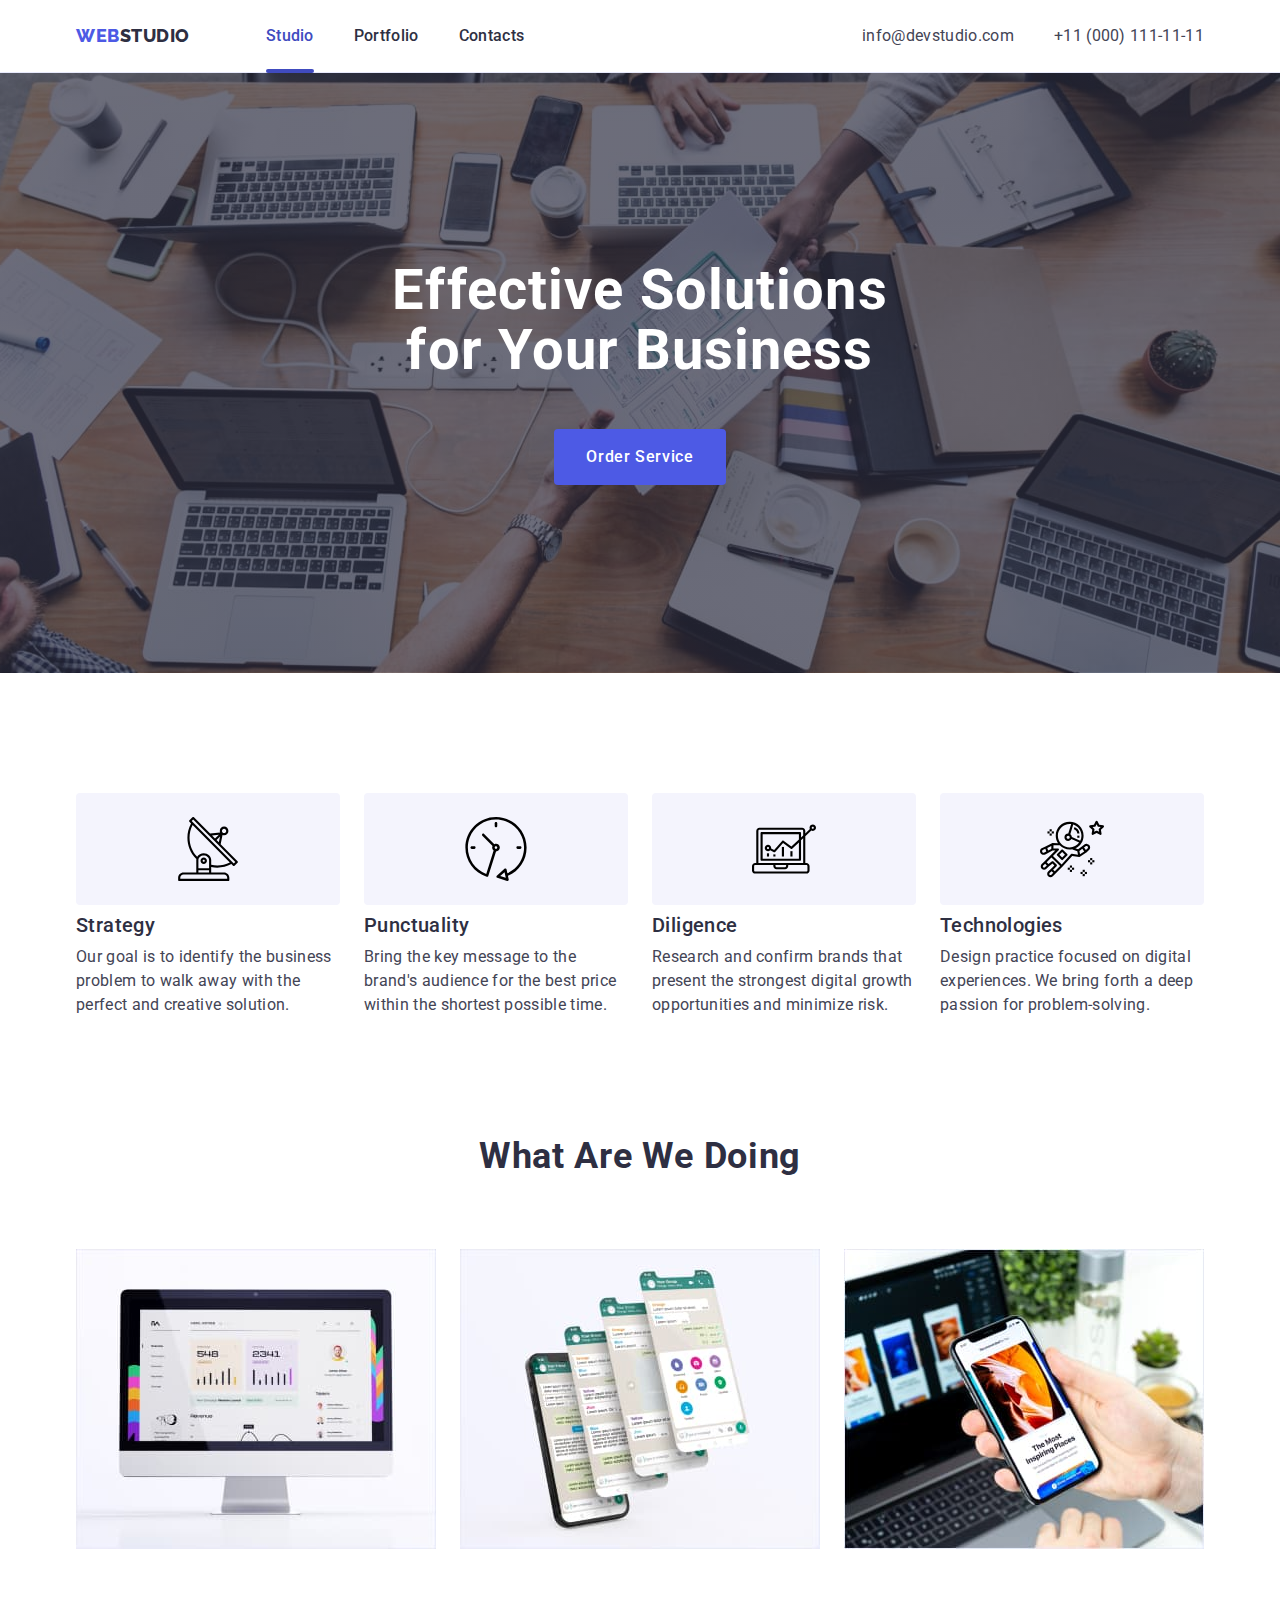
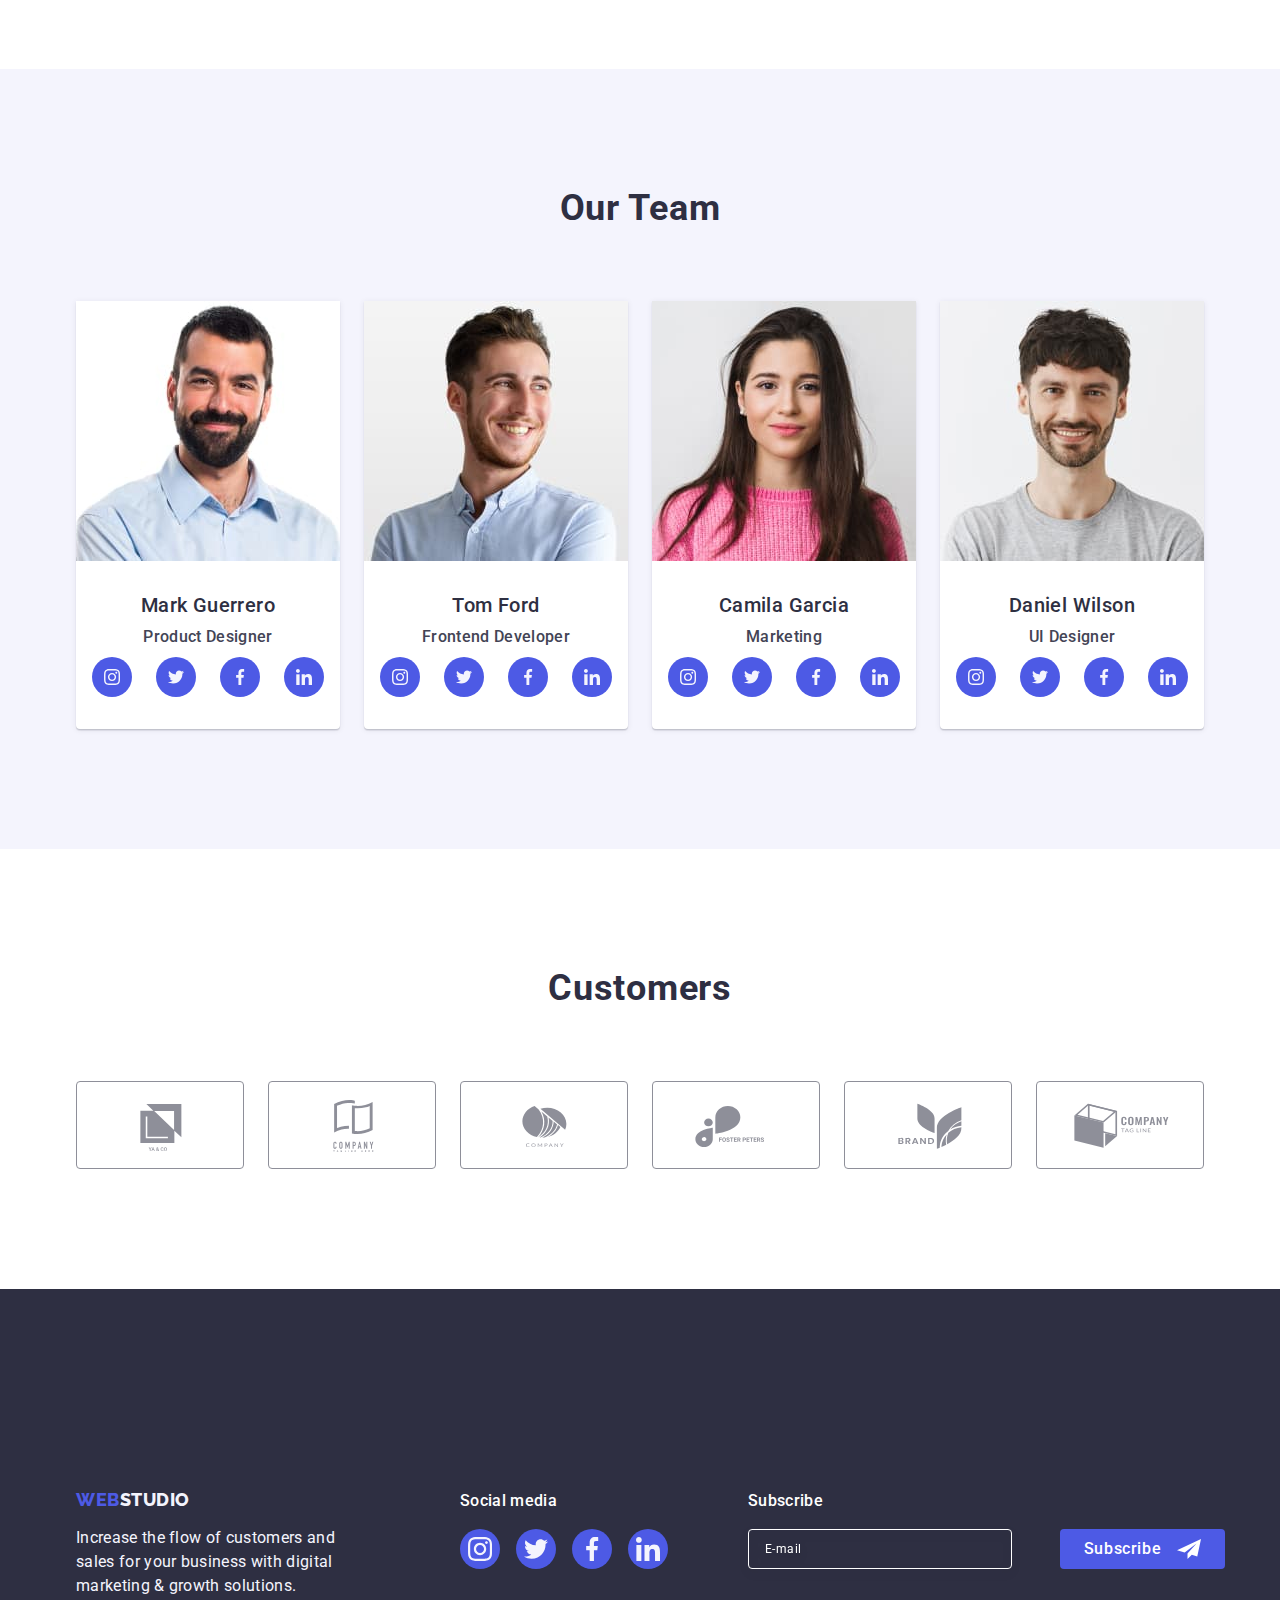
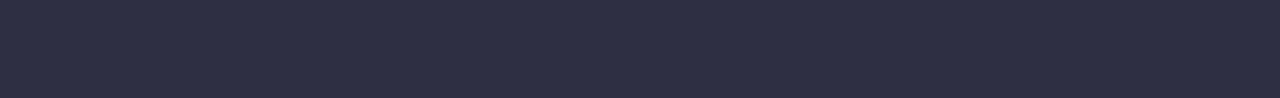
<file: index.html>
<!DOCTYPE html>
<html lang="en">
  <head>
    <meta charset="UTF-8" />
    <meta name="viewport" content="width=device-width, initial-scale=1.0" />
    <title>Web Studio</title>

    <link rel="preconnect" href="https://fonts.googleapis.com" />
    <link rel="preconnect" href="https://fonts.gstatic.com" crossorigin />
    <link
      href="https://fonts.googleapis.com/css2?family=Raleway:wght@800&family=Roboto:wght@400;500;700;900&display=swap"
      rel="stylesheet"
    />
    <link
      rel="stylesheet"
      href="https://cdn.jsdelivr.net/npm/modern-normalize@2.0.0/modern-normalize.min.css"
    />
    <link rel="stylesheet" href="./css/styles.css" />
  </head>

  <body>
    <header class="header">
      <div class="header-container container">
        <nav class="header-nav">
          <a class="header-logo link" href="./index.html"
            >Web<span class="logo">Studio</span></a
          >
          <ul class="header-list list">
            <li class="header-item">
              <a class="header-link link active" href="./index.html">Studio</a>
            </li>
            <li class="header-item">
              <a class="header-link link" href="./portfolio.html">Portfolio</a>
            </li>
            <li class="header-item">
              <a class="header-link link" href="">Contacts</a>
            </li>
          </ul>
        </nav>
        <address class="header-address">
          <ul class="header-contacts list">
            <li class="contacts-item">
              <a class="contacts-link link" href="mailto:info@devstudio.com"
                >info@devstudio.com</a
              >
            </li>
            <li class="contacts-item">
              <a class="contacts-link link" href="tel:+110001111111"
                >+11 (000) 111-11-11</a
              >
            </li>
          </ul>
        </address>
      </div>
    </header>
    <main class="main">
      <section class="solutions">
        <div class="container">
          <h1 class="solutions-text">Effective Solutions for Your Business</h1>
          <button type="button" class="solutions-button" data-modal-open>
            Order Service
          </button>
        </div>
      </section>

      <section class="design">
        <div class="container">
          <h2 class="visually-hidden">Responsive design</h2>
          <ul class="design-list list">
            <li class="design-item">
              <div class="design-sv">
                <svg class="design-svg" width="64" height="64">
                  <use href="./images/icons.svg#icon-antenna-1"></use>
                </svg>
              </div>
              <h3 class="design-tittle">Strategy</h3>
              <p class="design-info">
                Our goal is to identify the business problem to walk away with
                the perfect and creative solution.
              </p>
            </li>
            <li class="design-item">
              <div class="design-sv">
                <svg class="design-svg" width="64" height="64">
                  <use href="./images/icons.svg#icon-clock-1"></use>
                </svg>
              </div>
              <h3 class="design-tittle">Punctuality</h3>
              <p class="design-info">
                Bring the key message to the brand's audience for the best price
                within the shortest possible time.
              </p>
            </li>
            <li class="design-item">
              <div class="design-sv">
                <svg class="design-svg" width="64" height="64">
                  <use href="./images/icons.svg#icon-diagram-1"></use>
                </svg>
              </div>
              <h3 class="design-tittle">Diligence</h3>
              <p class="design-info">
                Research and confirm brands that present the strongest digital
                growth opportunities and minimize risk.
              </p>
            </li>
            <li class="design-item">
              <div class="design-sv">
                <svg class="design-svg" width="64" height="64">
                  <use href="./images/icons.svg#icon-astronaut-1"></use>
                </svg>
              </div>
              <h3 class="design-tittle">Technologies</h3>
              <p class="design-info">
                Design practice focused on digital experiences. We bring forth a
                deep passion for problem-solving.
              </p>
            </li>
          </ul>
        </div>
      </section>

      <section class="foto">
        <div class="container">
          <h2 class="foto-question">What are we doing</h2>
          <ul class="foto-list list">
            <li class="foto-item">
              <img src="./images/pc.jpg" alt="pc" width="360" />
            </li>
            <li class="foto-item">
              <img src="./images/phone.jpg" alt="phone" width="360" />
            </li>
            <li class="foto-item">
              <img src="./images/img3.jpg" alt="pc and phone" width="360" />
            </li>
          </ul>
        </div>
      </section>

      <section class="team">
        <div class="container">
          <h2 class="team-tittle">Our Team</h2>

          <ul class="team-list list">
            <li class="team-item">
              <img
                src="./images/member.jpg"
                alt="Team Member 1"
                width="264"
                class="team-member"
              />

              <div class="team-div">
                <h3 class="team-name">Mark Guerrero</h3>
                <p class="team-info">Product Designer</p>
                <ul class="socials list">
                  <li class="socials-item">
                    <a href="" class="socials-link"
                      ><svg class="socials-svg" width="16" height="16">
                        <use href="./images/icons.svg#icon-instagram-2"></use>
                      </svg>
                    </a>
                  </li>
                  <li class="socials-item">
                    <a href="" class="socials-link"
                      ><svg class="socials-svg" width="16" height="16">
                        <use href="./images/icons.svg#icon-twitter-1"></use>
                      </svg>
                    </a>
                  </li>
                  <li class="socials-item">
                    <a href="" class="socials-link"
                      ><svg class="socials-svg" width="16" height="16">
                        <use href="./images/icons.svg#icon-facebook-1"></use>
                      </svg>
                    </a>
                  </li>
                  <li class="socials-item">
                    <a href="" class="socials-link">
                      <svg class="socials-svg" width="16" height="16">
                        <use href="./images/icons.svg#icon-linkedin-1"></use>
                      </svg>
                    </a>
                  </li>
                </ul>
              </div>
            </li>
            <li class="team-item">
              <img
                src="./images/teammmeber2.jpg"
                alt="Team Member 2"
                width="264"
                class="team-member"
              />
              <div class="team-div">
                <h3 class="team-name">Tom Ford</h3>
                <p class="team-info">Frontend Developer</p>
                <ul class="socials list">
                  <li class="socials-item">
                    <a href="" class="socials-link"
                      ><svg class="socials-svg" width="16" height="16">
                        <use href="./images/icons.svg#icon-instagram-2"></use>
                      </svg>
                    </a>
                  </li>
                  <li class="socials-item">
                    <a href="" class="socials-link"
                      ><svg class="socials-svg" width="16" height="16">
                        <use href="./images/icons.svg#icon-twitter-1"></use>
                      </svg>
                    </a>
                  </li>
                  <li class="socials-item">
                    <a href="" class="socials-link"
                      ><svg class="socials-svg" width="16" height="16">
                        <use href="./images/icons.svg#icon-facebook-1"></use>
                      </svg>
                    </a>
                  </li>
                  <li class="socials-item">
                    <a href="" class="socials-link">
                      <svg class="socials-svg" width="16" height="16">
                        <use href="./images/icons.svg#icon-linkedin-1"></use>
                      </svg>
                    </a>
                  </li>
                </ul>
              </div>
            </li>
            <li class="team-item">
              <img
                src="./images/teammember3.jpg"
                alt="Team Member 3"
                width="264"
                class="team-member"
              />
              <div class="team-div">
                <h3 class="team-name">Camila Garcia</h3>
                <p class="team-info">Marketing</p>
                <ul class="socials list">
                  <li class="socials-item">
                    <a href="" class="socials-link"
                      ><svg class="socials-svg" width="16" height="16">
                        <use href="./images/icons.svg#icon-instagram-2"></use>
                      </svg>
                    </a>
                  </li>
                  <li class="socials-item">
                    <a href="" class="socials-link"
                      ><svg class="socials-svg" width="16" height="16">
                        <use href="./images/icons.svg#icon-twitter-1"></use>
                      </svg>
                    </a>
                  </li>
                  <li class="socials-item">
                    <a href="" class="socials-link"
                      ><svg class="socials-svg" width="16" height="16">
                        <use href="./images/icons.svg#icon-facebook-1"></use>
                      </svg>
                    </a>
                  </li>
                  <li class="socials-item">
                    <a href="" class="socials-link">
                      <svg class="socials-svg" width="16" height="16">
                        <use href="./images/icons.svg#icon-linkedin-1"></use>
                      </svg>
                    </a>
                  </li>
                </ul>
              </div>
            </li>
            <li class="team-item">
              <img
                src="./images/member4.jpg"
                alt="Team Member 4"
                width="264"
                class="team-member"
              />
              <div class="team-div">
                <h3 class="team-name">Daniel Wilson</h3>
                <p class="team-info">UI Designer</p>
                <ul class="socials list">
                  <li class="socials-item">
                    <a href="" class="socials-link"
                      ><svg class="socials-svg" width="16" height="16">
                        <use href="./images/icons.svg#icon-instagram-2"></use>
                      </svg>
                    </a>
                  </li>
                  <li class="socials-item">
                    <a href="" class="socials-link"
                      ><svg class="socials-svg" width="16" height="16">
                        <use href="./images/icons.svg#icon-twitter-1"></use>
                      </svg>
                    </a>
                  </li>
                  <li class="socials-item">
                    <a href="" class="socials-link"
                      ><svg class="socials-svg" width="16" height="16">
                        <use href="./images/icons.svg#icon-facebook-1"></use>
                      </svg>
                    </a>
                  </li>
                  <li class="socials-item">
                    <a href="" class="socials-link">
                      <svg class="socials-svg" width="16" height="16">
                        <use href="./images/icons.svg#icon-linkedin-1"></use>
                      </svg>
                    </a>
                  </li>
                </ul>
              </div>
            </li>
          </ul>
        </div>
      </section>
      <section class="customers">
        <div class="customers-div container">
          <h2 class="customers-name">Customers</h2>
          <ul class="customers-l list">
            <li class="customers-iteam">
              <a href="" class="customers-link link">
                <svg class="customers-svg" width="104" height="56">
                  <use href="./images/icons.svg#icon-Logo"></use>
                </svg>
              </a>
            </li>
            <li class="customers-iteam">
              <a href="" class="customers-link link">
                <svg class="customers-svg" width="104" height="56">
                  <use href="./images/icons.svg#icon-Logo-2foter"></use>
                </svg>
              </a>
            </li>
            <li class="customers-iteam">
              <a href="" class="customers-link link">
                <svg class="customers-svg" width="104" height="56">
                  <use href="./images/icons.svg#icon-Logo3"></use>
                </svg>
              </a>
            </li>
            <li class="customers-iteam">
              <a href="" class="customers-link link">
                <svg class="customers-svg" width="104" height="56">
                  <use href="./images/hate.svg#icon-hate"></use>
                </svg>
              </a>
            </li>

            <li class="customers-iteam">
              <a href="" class="customers-link link">
                <svg class="customers-svg" width="104" height="56">
                  <use href="./images/icons.svg#icon-brand"></use>
                </svg>
              </a>
            </li>
            <li class="customers-iteam">
              <a href="" class="customers-link link">
                <svg class="customers-svg" width="104" height="56">
                  <use href="./images/icons.svg#icon-compa"></use>
                </svg>
              </a>
            </li>
          </ul>
        </div>
      </section>
    </main>

    <footer class="footer">
      <div class="footer-container container">
        <div class="footer-logo-div">
          <a class="footer-logo link" href="./index.html"
            >Web<span class="log-foter link">Studio</span></a
          >
          <p class="footer-info">
            Increase the flow of customers and sales for your business with
            digital marketing &amp; growth solutions.
          </p>
        </div>
        <div class="social-footer-div">
          <p class="social-footer-p">Social media</p>
          <ul class="socials-footer-list list">
            <li class="socials-footer-item">
              <a href="" class="socials-footer-link"
                ><svg class="socials-svg-footer" width="24" height="24">
                  <use href="./images/icons.svg#icon-instagram-2"></use>
                </svg>
              </a>
            </li>
            <li class="socials-footer-item">
              <a href="" class="socials-footer-link"
                ><svg class="socials-svg-footer" width="24" height="24">
                  <use href="./images/icons.svg#icon-twitter-1"></use>
                </svg>
              </a>
            </li>
            <li class="socials-footer-item">
              <a href="" class="socials-footer-link"
                ><svg class="socials-svg-footer" width="24" height="24">
                  <use href="./images/icons.svg#icon-facebook-1"></use>
                </svg>
              </a>
            </li>
            <li class="socials-footer-item">
              <a href="" class="socials-footer-link">
                <svg class="socials-svg-footer" width="24" height="24">
                  <use href="./images/icons.svg#icon-linkedin-1"></use>
                </svg>
              </a>
            </li>
          </ul>
        </div>
        <div class="subscribe">
          <p class="subscribe-text">Subscribe</p>
          <form class="subscribe-form">
            <label for="email-name" class="label-s">
              <input
                class="subscribe-in"
                name="email-name"
                id="email-name"
                type="email"
                placeholder="E-mail"
                required
              />
            </label>
            <button type="submit" class="subscribe-button">
              Subscribe
              <svg width="24" height="24" class="subscribe-svg">
                <use href="./images/persons.svg#icon-Frame-3"></use>
              </svg>
            </button>
          </form>
        </div>
      </div>
    </footer>
    <div class="backdrop is-hidden" data-modal>
      <div id="modal" class="modal">
        <button class="modal-content" type="button" data-modal-close>
          <svg width="8" height="8" class="backdrop-svg">
            <use href="./images/closer.svg#icon-close-black-18dp-2-1"></use>
          </svg>
        </button>

        <p class="modal-text">Leave your contacts and we will call you back:</p>

        <form class="modal-info">
          <div class="moadl-info-div">
            <label for="user-name" class="modal-label">Name</label>
            <div class="div-input">
              <input
                type="text"
                id="user-name"
                name="user-name"
                class="modal-input"
                required
              />
              <svg width="18" height="24" class="person-svg">
                <use href="./images/persons.svg#icon-persna"></use>
              </svg>
            </div>
          </div>

          <div class="moadl-info-div">
            <label for="user-name" class="modal-label">Phone</label>
            <div class="div-input">
              <input
                type="text"
                id="phone"
                name="user-name"
                class="modal-input"
                required
              />
              <svg width="18" height="24" class="person-svg">
                <use href="./images/persons.svg#icon-tell"></use>
              </svg>
            </div>
          </div>

          <div class="moadl-info-div">
            <label for="user-name" class="modal-label">Email</label>
            <div class="div-input">
              <input
                type="text"
                id="email"
                name="user-name"
                class="modal-input"
                required
              />
              <svg width="18" height="24" class="person-svg">
                <use href="./images/persons.svg#icon-mail"></use>
              </svg>
            </div>
          </div>

          <div class="coment-div">
            <label for="user-comment" class="modal-label">Comment</label>
            <textarea
              name="user-comment"
              id="user-comment"
              class="modal-textarea"
              placeholder="Text input"
            >
            </textarea>
          </div>
          <div class="privacy-div">
            <input
              type="checkbox"
              name="user-privacy"
              id="user-privacy"
              class="privacy-input visually-hidden"
              value="true"
            />
            <label for="user-privacy" class="privacy-label">
              <span class="privacy-span">
                <svg width="10" height="8" class="privacy-svg">
                  <use href="./images/check.svg#icon-checkmark"></use>
                </svg>
              </span>
              I accept the terms and conditions of the
              <a href="" class="privacy-link">Privacy Policy</a>
            </label>
          </div>

          <button type="submit" class="model-send">Send</button>
        </form>
      </div>
    </div>
    <script src="./js/modal.js"></script>
  </body>
</html>
</file>
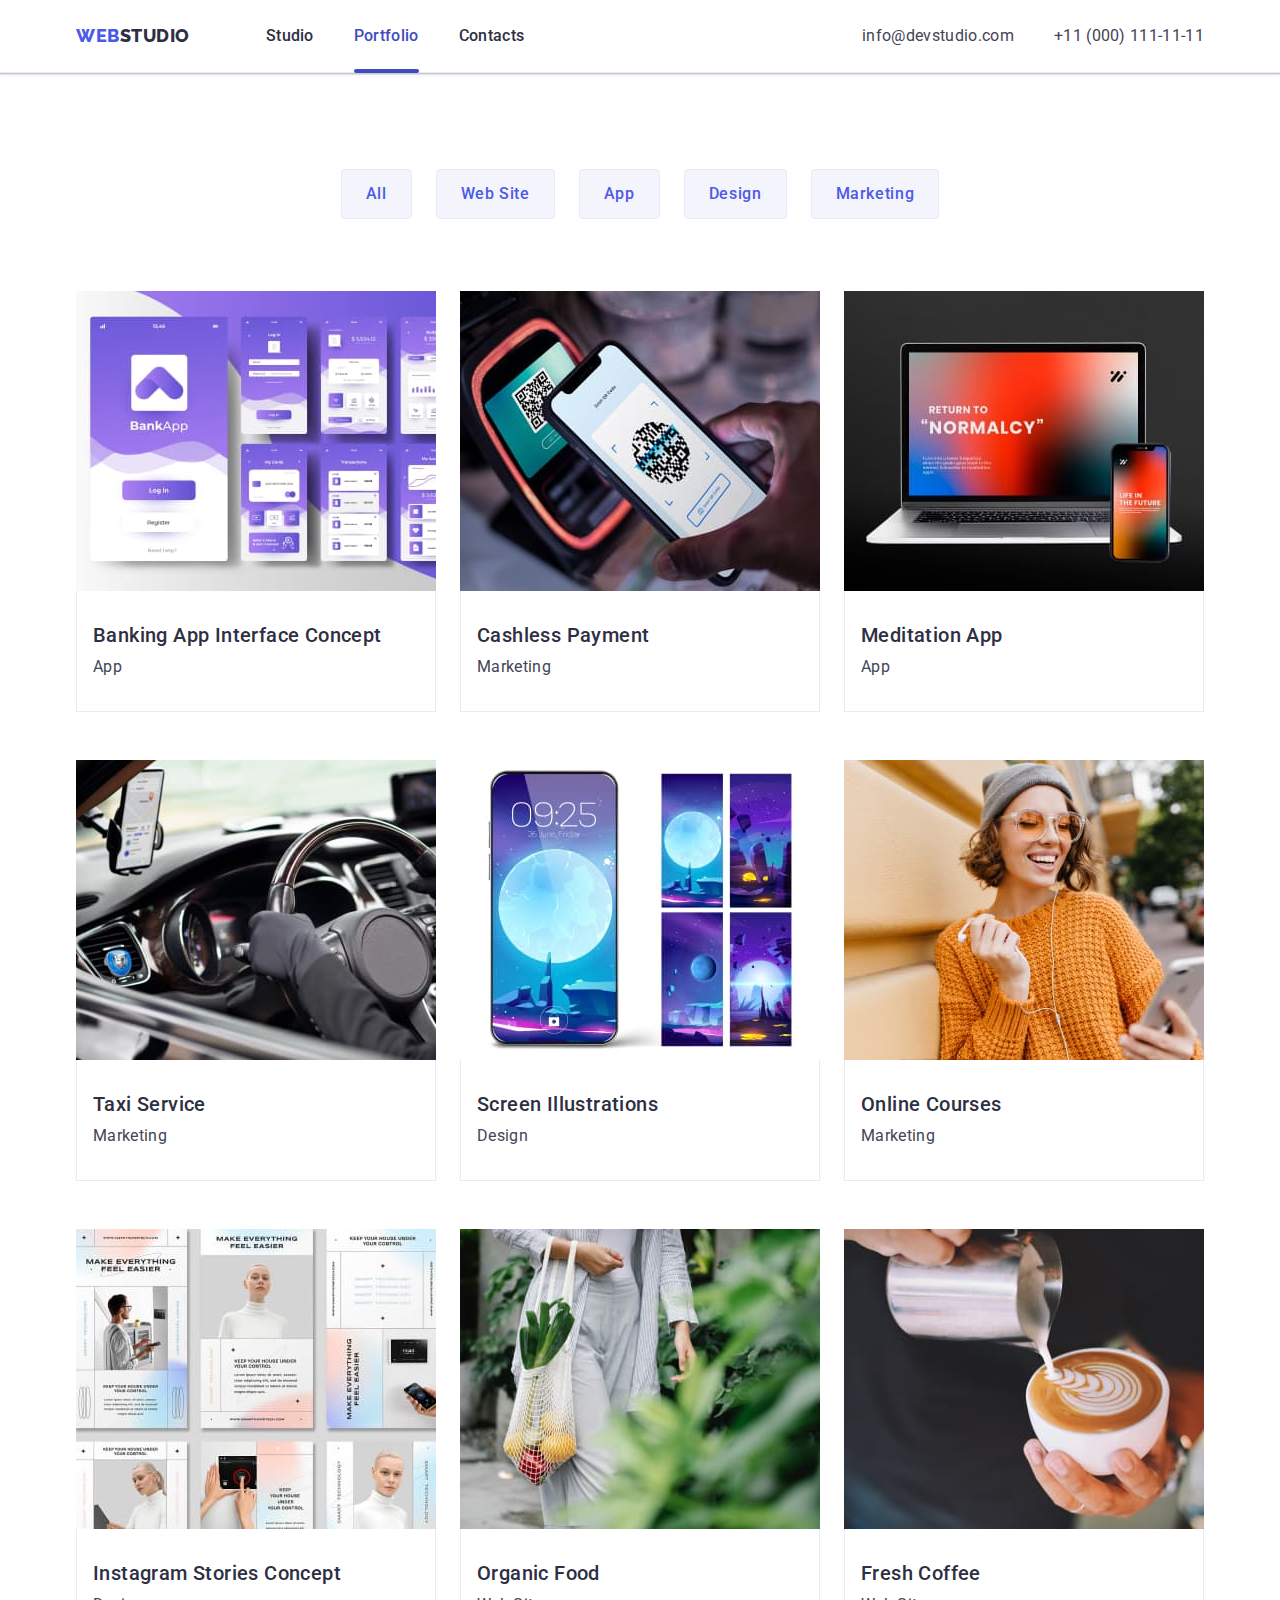
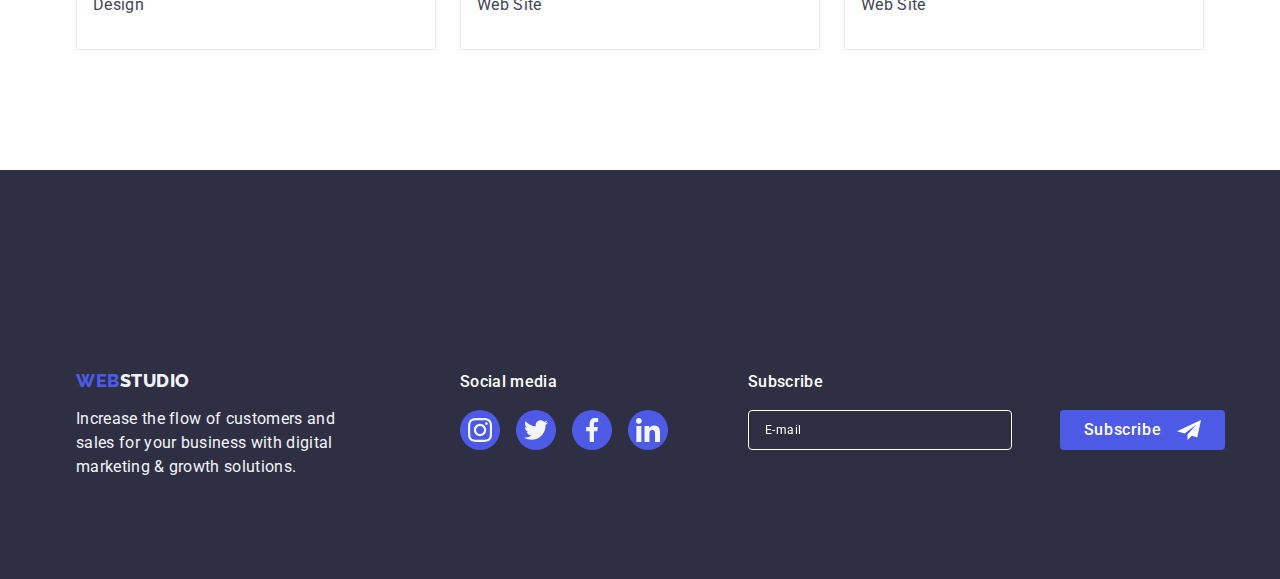
<file: portfolio.html>
<!DOCTYPE html>
<html lang="en">
  <head>
    <meta charset="UTF-8" />
    <meta name="viewport" content="width=device-width, initial-scale=1.0" />
    <title>Portfolio</title>

    <link rel="preconnect" href="https://fonts.googleapis.com" />
    <link rel="preconnect" href="https://fonts.gstatic.com" crossorigin />
    <link
      href="https://fonts.googleapis.com/css2?family=Raleway:wght@800&family=Roboto:wght@400;500;700;900&display=swap"
      rel="stylesheet"
    />
    <link
      rel="stylesheet"
      href="https://cdn.jsdelivr.net/npm/modern-normalize@2.0.0/modern-normalize.min.css"
    />
    <link rel="stylesheet" href="./css/styles.css" />
  </head>
  <body>
    <header class="header">
      <div class="container header-container">
        <nav class="header-nav">
          <a class="header-logo link" href="./index.html"
            >Web<span class="logo">Studio</span></a
          >
          <ul class="header-list list">
            <li class="header-item">
              <a class="header-link link" href="./index.html">Studio</a>
            </li>
            <li class="header-item">
              <a class="header-link link active" href="./portfolio.html"
                >Portfolio</a
              >
            </li>
            <li class="header-item">
              <a class="header-link link" href="">Contacts</a>
            </li>
          </ul>
        </nav>
        <address class="header-address">
          <ul class="header-contacts list">
            <li class="contacts-item">
              <a class="contacts-link link" href="mailto:info@devstudio.com"
                >info@devstudio.com</a
              >
            </li>
            <li class="contacts-item">
              <a class="contacts-link link" href="tel:+110001111111"
                >+11 (000) 111-11-11</a
              >
            </li>
          </ul>
        </address>
      </div>
    </header>
    <main>
      <section class="portfolio">
        <div class="container">
          <h1 class="visually-hidden">apps</h1>
          <ul class="buttons list">
            <li class="buttons-item">
              <button type="button" class="buttons-element">All</button>
            </li>
            <li class="buttons-item">
              <button type="button" class="buttons-element">Web Site</button>
            </li>
            <li class="buttons-item">
              <button type="button" class="buttons-element">App</button>
            </li>
            <li class="buttons-item">
              <button type="button" class="buttons-element">Design</button>
            </li>
            <li class="buttons-item">
              <button type="button" class="buttons-element">Marketing</button>
            </li>
          </ul>

          <ul class="posters list">
            <li class="posters-item">
              <a href="" class="posters-link link">
                <div class="posters-overlay">
                  <img
                    src="./images/img1.jpg"
                    alt="asd"
                    width="360"
                    class="posters-foto"
                  />

                  <p class="overlay">
                    14 Stylish and User-Friendly App Design Concepts · Task
                    Manager App · Calorie Tracker App · Exotic Fruit Ecommerce
                    App · Cloud Storage App
                  </p>
                </div>

                <div class="posters-div">
                  <h2 class="posters-name">Banking App Interface Concept</h2>
                  <p class="info">App</p>
                </div>
              </a>
            </li>

            <li class="posters-item">
              <a href="" class="posters-link link">
                <div class="posters-overlay">
                  <img
                    src="./images/img2.jpg"
                    alt="asd"
                    width="360"
                    class="posters-foto"
                  />
                  <p class="overlay">
                    14 Stylish and User-Friendly App Design Concepts · Task
                    Manager App · Calorie Tracker App · Exotic Fruit Ecommerce
                    App · Cloud Storage App
                  </p>
                </div>
                <div class="posters-div">
                  <h2 class="posters-name">Cashless Payment</h2>
                  <p class="info">Marketing</p>
                </div>
              </a>
            </li>
            <li class="posters-item">
              <a href="" class="posters-link link">
                <div class="posters-overlay">
                  <img
                    src="./images/img-3.jpg"
                    alt="asd"
                    width="360"
                    class="posters-foto"
                  />
                  <p class="overlay">
                    14 Stylish and User-Friendly App Design Concepts · Task
                    Manager App · Calorie Tracker App · Exotic Fruit Ecommerce
                    App · Cloud Storage App
                  </p>
                </div>
                <div class="posters-div">
                  <h2 class="posters-name">Meditation App</h2>
                  <p class="info">App</p>
                </div>
              </a>
            </li>
            <li class="posters-item">
              <a href="" class="posters-link link">
                <div class="posters-overlay">
                  <img
                    src="./images/img4.jpg"
                    alt="asd"
                    width="360"
                    class="posters-foto"
                  />
                  <p class="overlay">
                    14 Stylish and User-Friendly App Design Concepts · Task
                    Manager App · Calorie Tracker App · Exotic Fruit Ecommerce
                    App · Cloud Storage App
                  </p>
                </div>
                <div class="posters-div">
                  <h2 class="posters-name">Taxi Service</h2>
                  <p class="info">Marketing</p>
                </div>
              </a>
            </li>
            <li class="posters-item">
              <a href="" class="posters-link link">
                <div class="posters-overlay">
                  <img
                    src="./images/img5.jpg"
                    alt="asd"
                    width="360"
                    class="posters-foto"
                  />
                  <p class="overlay">
                    14 Stylish and User-Friendly App Design Concepts · Task
                    Manager App · Calorie Tracker App · Exotic Fruit Ecommerce
                    App · Cloud Storage App
                  </p>
                </div>
                <div class="posters-div">
                  <h2 class="posters-name">Screen Illustrations</h2>
                  <p class="info">Design</p>
                </div>
              </a>
            </li>
            <li class="posters-item">
              <a href="" class="posters-link link">
                <div class="posters-overlay">
                  <img
                    src="./images/img6.jpg"
                    alt="asd"
                    width="360"
                    class="posters-foto"
                  />
                  <p class="overlay">
                    14 Stylish and User-Friendly App Design Concepts · Task
                    Manager App · Calorie Tracker App · Exotic Fruit Ecommerce
                    App · Cloud Storage App
                  </p>
                </div>
                <div class="posters-div">
                  <h2 class="posters-name">Online Courses</h2>
                  <p class="info">Marketing</p>
                </div>
              </a>
            </li>
            <li class="posters-item">
              <a href="" class="posters-link link">
                <div class="posters-overlay">
                  <img
                    src="./images/img7.jpg"
                    alt="asd"
                    width="360"
                    class="posters-foto"
                  />
                  <p class="overlay">
                    14 Stylish and User-Friendly App Design Concepts · Task
                    Manager App · Calorie Tracker App · Exotic Fruit Ecommerce
                    App · Cloud Storage App
                  </p>
                </div>
                <div class="posters-div">
                  <h2 class="posters-name">Instagram Stories Concept</h2>
                  <p class="info">Design</p>
                </div>
              </a>
            </li>
            <li class="posters-item">
              <a href="" class="posters-link link">
                <div class="posters-overlay">
                  <img
                    src="./images/img8.jpg"
                    alt="asd"
                    width="360"
                    class="posters-foto"
                  />
                  <p class="overlay">
                    14 Stylish and User-Friendly App Design Concepts · Task
                    Manager App · Calorie Tracker App · Exotic Fruit Ecommerce
                    App · Cloud Storage App
                  </p>
                </div>
                <div class="posters-div">
                  <h2 class="posters-name">Organic Food</h2>
                  <p class="info">Web Site</p>
                </div>
              </a>
            </li>
            <li class="posters-item">
              <a href="" class="posters-link link">
                <div class="posters-overlay">
                  <img
                    src="./images/img9.jpg"
                    alt="asd"
                    width="360"
                    class="posters-foto"
                  />
                  <p class="overlay">
                    14 Stylish and User-Friendly App Design Concepts · Task
                    Manager App · Calorie Tracker App · Exotic Fruit Ecommerce
                    App · Cloud Storage App
                  </p>
                </div>
                <div class="posters-div">
                  <h2 class="posters-name">Fresh Coffee</h2>
                  <p class="info">Web Site</p>
                </div>
              </a>
            </li>
          </ul>
        </div>
      </section>
    </main>
    <footer class="footer">
      <div class="footer-container container">
        <div class="footer-logo-div">
          <a class="footer-logo link" href="./index.html"
            >Web<span class="log-foter link">Studio</span></a
          >
          <p class="footer-info">
            Increase the flow of customers and sales for your business with
            digital marketing &amp; growth solutions.
          </p>
        </div>
        <div class="social-footer-div">
          <p class="social-footer-p">Social media</p>
          <ul class="socials-footer-list list">
            <li class="socials-footer-item">
              <a href="" class="socials-footer-link"
                ><svg class="socials-svg-footer" width="24" height="24">
                  <use href="./images/icons.svg#icon-instagram-2"></use>
                </svg>
              </a>
            </li>
            <li class="socials-footer-item">
              <a href="" class="socials-footer-link"
                ><svg class="socials-svg-footer" width="24" height="24">
                  <use href="./images/icons.svg#icon-twitter-1"></use>
                </svg>
              </a>
            </li>
            <li class="socials-footer-item">
              <a href="" class="socials-footer-link"
                ><svg class="socials-svg-footer" width="24" height="24">
                  <use href="./images/icons.svg#icon-facebook-1"></use>
                </svg>
              </a>
            </li>
            <li class="socials-footer-item">
              <a href="" class="socials-footer-link">
                <svg class="socials-svg-footer" width="24" height="24">
                  <use href="./images/icons.svg#icon-linkedin-1"></use>
                </svg>
              </a>
            </li>
          </ul>
        </div>
        <div class="subscribe">
          <p class="subscribe-text">Subscribe</p>
          <form class="subscribe-form">
            <label class="label-s">
              <input
                class="subscribe-in"
                name="email-name"
                type="email"
                placeholder="E-mail"
              />
            </label>
            <button type="submit" class="subscribe-button">
              Subscribe
              <svg width="24" height="24" class="subscribe-svg">
                <use href="./images/persons.svg#icon-Frame-3"></use>
              </svg>
            </button>
          </form>
        </div>
      </div>
    </footer>
  </body>
</html>
</file>
<file: css/styles.css>
:root {
  --color-primary: #434455;
  --color-secondary: #4d5ae5;
  --color-accent: #2e2f42;
  --color-background: #e7e9fc;
  --color-whitee: #ffffff;
  --color-cloud: #f4f4fd;
  --color-hover-haeder: #404bbf;
  --cornflower: #e7e9fc;
  --grey: #2e2f42b2;
  --color-rust: #8e8f99;
  --dairy: #fcfcfc;
}

body {
  font-family: "Roboto", sans-serif;
  color: #434455;
  background-color: var(--color-whitee);
}
h1,
h2,
h3,
h4,
h5,
h6,
p {
  margin: 0;
  padding: 0;
}
img {
  max-width: 100%;
  height: auto;
  display: block;
}

.visually-hidden {
  position: absolute;
  width: 1px;
  height: 1px;
  margin: -1px;
  border: 0;
  padding: 0;

  white-space: nowrap;
  clip-path: inset(100%);
  clip: rect(0 0 0 0);
  overflow: hidden;
}
.header {
  border-bottom: 1px solid #e7e9fc;
  box-shadow: 0px 2px 1px rgba(46, 47, 66, 0.08),
    0px 1px 1px rgba(46, 47, 66, 0.16), 0px 1px 6px rgba(46, 47, 66, 0.08);
}

.header-logo {
  color: var(--color-secondary);
  font-family: "Raleway", sans-serif;
  text-transform: uppercase;
  font-weight: 800;
  font-size: 18px;
  letter-spacing: 0.03em;
  line-height: 1.17;
  margin-right: 76px;
  display: inline-block;
}

.link {
  text-decoration: none;
}

.list {
  list-style: none;
  margin: 0;
  padding: 0;
}

.container {
  width: 1158px;
  margin-left: auto;
  margin-right: auto;
  padding-left: 15px;
  padding-right: 15px;
}

.header-container {
  display: flex;
}

.logo {
  color: var(--color-accent);
  font-size: 18px;
  font-family: "Raleway", sans-serif;
  font-weight: 800;
  line-height: 21px;
  letter-spacing: 0.54px;
}

.header-nav {
  bottom: border 1px solid var(--color-background);
  background: var(--color-whitee);
  display: flex;
  align-items: center;
}
.header-list {
  display: flex;
  gap: 40px;
}
.header-link {
  font-size: 16px;
  color: var(--color-accent);
  font-weight: 500;
  line-height: 24px;
  letter-spacing: 0.32px;
  display: inline-block;
  padding-top: 24px;
  padding-bottom: 24px;
  position: relative;
  transition: color 250ms cubic-bezier(0.4, 0, 0.2, 1);
}
.header-link:hover,
.header-link:focus {
  color: var(--color-hover-haeder);
}
.active {
  color: #404bbf;
}
.active::after {
  content: "";
  display: block;
  position: absolute;
  bottom: -1px;
  left: 0;
  height: 4px;
  width: 100%;
  background: #404bbf;
  border-radius: 2px;
}
.header-address {
  font-size: 16px;
  font-style: normal;
  line-height: 24px;
  letter-spacing: 0.02em;
  margin-left: auto;
  background: var(--color-whitee);
}
.header-contacts {
  display: flex;
  gap: 40px;
}

.contacts-link {
  color: var(--color-primary);
  display: inline-block;
  padding-top: 24px;
  padding-bottom: 24px;
  transition: color 250ms cubic-bezier(0.4, 0, 0.2, 1);
}

.contacts-link:hover,
.contacts-link:focus {
  color: var(--color-hover-haeder);
  transition: color 250ms cubic-bezier(0.4, 0, 0.2, 1);
}

.solutions {
  background-image: linear-gradient(
      rgba(46, 47, 66, 0.7),
      rgba(46, 47, 66, 0.7)
    ),
    url(../images/people-office1.jpg);
  background-size: cover;
  background-repeat: no-repeat;
  background-position: center;
  background-color: rgba(46, 47, 66, 0.7);
  max-width: 1440px;
  margin: 0 auto;

  padding-top: 188px;
  padding-bottom: 188px;
}

.solutions-text {
  max-width: 496px;
  font-size: 56px;
  text-align: center;
  margin-left: auto;
  margin-right: auto;
  margin-bottom: 48px;

  letter-spacing: 0.02em;
  color: var(--color-whitee);
  line-height: 1.07;
}

.solutions-button {
  background-color: var(--color-secondary);
  font-family: "Roboto", sans-serif;
  font-weight: 500;
  font-size: 16px;
  line-height: 1.5;
  letter-spacing: 0.04em;
  color: var(--color-whitee);
  cursor: pointer;
  padding: 16px 32px;
  margin-left: auto;
  margin-right: auto;
  display: block;
  min-width: 169px;
  height: 56px;
  border: none;
  border-radius: 4px;
  transition: background-color 250ms cubic-bezier(0.4, 0, 0.2, 1);
}

.solutions-button:hover,
.solutions-button:focus {
  background-color: #404bbf;
}
/* Стили модального окна */
.backdrop {
  position: fixed;
  z-index: 1;
  left: 0;
  top: 0;
  width: 100%;
  height: 100%;
  background: rgba(46, 47, 66, 0.4);
  transition: opacity 250ms cubic-bezier(0.4, 0, 0.2, 1),
    visibility 250ms cubic-bezier(0.4, 0, 0.2, 1);
}
.backdrop.is-hidden {
  opacity: 0;
  pointer-events: none;
  visibility: hidden;
}
.modal {
  width: 408px;
  min-height: 584px;
  flex-shrink: 0;
  border-radius: 4px;
  background: var(--dairy);
  box-shadow: 0px 2px 1px 0px rgba(0, 0, 0, 0.2),
    0px 1px 3px 0px rgba(0, 0, 0, 0.12), 0px 1px 1px 0px rgba(0, 0, 0, 0.14);
  position: absolute;
  top: 50%;
  left: 50%;
  transform: translate(-50%, -50%);
  min-height: 584px;
  transition: transform 250ms cubic-bezier(0.4, 0, 0.2, 1);
  padding: 72px 24px 24px 24px;
}
.moadl-info-div {
  margin-bottom: 8px;
}

.modal-content {
  position: absolute;
  top: 24px;
  right: 24px;
  width: 24px;
  height: 24px;
  border-radius: 50%;
  display: flex;
  align-items: center;
  justify-content: center;
  background-color: #e7e9fc;
  border: 1px solid rgba(0, 0, 0, 0.1);
  padding: 0;
  cursor: pointer;
  transition: background-color 250ms cubic-bezier(0.4, 0, 0.2, 1),
    border 250ms cubic-bezier(0.4, 0, 0.2, 1);
}
.modal-content:hover,
.modal-content:focus {
  background-color: #404bbf;
  border: none;
}
.modal-text {
  font-weight: 500;
  font-size: 16px;
  line-height: 1.5;
  text-align: center;
  letter-spacing: 0.02em;
  color: var(--color-accent);
  margin-bottom: 16px;
}
.modal-info {
  margin-bottom: 8px;
}
.modal-label {
  font-size: 12px;
  line-height: 1.17;
  letter-spacing: 0.04em;
  color: var(--color-rust);
  display: block;
  margin-bottom: 4px;
}
.div-input {
  position: relative;
}
.modal-input {
  width: 100%;
  height: 40px;
  border: 1px solid rgba(46, 47, 66, 0.4);
  border-radius: 4px;
  background-color: transparent;
  padding-left: 38px;
  outline: transparent;
  transition: border-color 250ms cubic-bezier(0.4, 0, 0.2, 1);
}
.modal-input:focus {
  border-color: #4d5ae5;
}
.person-svg {
  position: absolute;
  left: 16px;
  top: 50%;
  transform: translateY(-50%);
  transition: fill 250ms cubic-bezier(0.4, 0, 0.2, 1);
}

.modal-input:focus + .person-svg {
  fill: #4d5ae5;
}
.coment-div {
  margin-bottom: 16px;
}
.modal-textarea {
  width: 100%;
  height: 120px;
  font-size: 12px;
  line-height: 1.17;
  letter-spacing: 0.04em;
  color: rgba(46, 47, 66, 0.4);
  border: 1px solid rgba(46, 47, 66, 0.4);
  border-radius: 4px;
  background-color: transparent;
  padding: 8px 16px;
  outline: transparent;
  resize: none;
  transition: border-color 250ms cubic-bezier(0.4, 0, 0.2, 1);
}
.modal-textarea:focus {
  border-color: #4d5ae5;
}
.privacy-div {
  margin-bottom: 24px;
}
.privacy-label {
  font-size: 12px;
  line-height: 1.17;
  letter-spacing: 0.04em;
  color: var(--color-rust);
}
.privacy-input {
  appearance: none;
}

.privacy-input:checked + .privacy-label .privacy-span {
  fill: var(--color-cloud);
  background-color: var(--color-hover-haeder);
  border: none;
}
.privacy-input:checked + .privacy-svg {
  fill: transparent;
}
.close {
  color: #aaa;
  float: right;
  font-size: 28px;
  font-weight: bold;
  cursor: pointer;
}

.close:hover,
.close:focus {
  color: black;
  text-decoration: none;
  cursor: pointer;
}
.backdrop-svg {
  transition: fill 250ms cubic-bezier(0.4, 0, 0.2, 1);
}
.modal-content:hover .backdrop-svg,
.modal-content:focus .backdrop-svg {
  fill: #ffffff;
}
.privacy-span {
  width: 16px;
  height: 16px;
  border: 1px solid rgba(46, 47, 66, 0.4);
  border-radius: 2px;
  transition: background-color 250ms cubic-bezier(0.4, 0, 0.2, 1),
    border 250ms cubic-bezier(0.4, 0, 0.2, 1),
    fill 250ms cubic-bezier(0.4, 0, 0.2, 1);
  display: inline-flex;
  align-items: center;
  justify-content: center;
  fill: transparent;
  margin-right: 8px;
}
/* .modal-input.person-svg:checked + .privacy-span {
  background-color: var(--color-hover-haeder);
  border: none;
  fill: var(--color-cloud);
} */
.privacy-link {
  color: var(--color-secondary);
}
.model-send {
  display: block;
  min-width: 169px;
  height: 56px;
  font-size: 16px;
  font-weight: 500;
  line-height: 1.5;
  letter-spacing: 0.04em;
  color: #ffffff;
  cursor: pointer;
  border-radius: 4px;
  background-color: #4d5ae5;
  transition: background-color 250ms cubic-bezier(0.4, 0, 0.2, 1);
  margin-left: auto;
  margin-right: auto;
  border: none;
}
.design {
  padding-top: 120px;
  padding-bottom: 120px;
}
.design-sv {
  width: 264px;
  height: 112px;
  border-radius: 4px;
  background: var(--color-cloud);
  display: flex;
  align-items: center;
  justify-content: center;
  margin-bottom: 8px;
}
.socials-svg {
  fill: var(--color-cloud);
}
.design-list {
  display: flex;
  gap: 24px;
}
.design-item {
  width: calc((100% - 72px) / 4);
}
.design-tittle {
  color: var(--color-accent);
  font-size: 20px;
  font-family: "Roboto", sans-serif;
  letter-spacing: 0.02em;
  font-weight: 500;
  line-height: 1.2;
  margin-bottom: 8px;
}

.design-info {
  color: var(--color-primary);
  font-size: 16px;
  font-family: "Roboto", sans-serif;
  line-height: 1.5;
  letter-spacing: 0.02em;
}

.foto {
  padding-bottom: 120px;
}
.foto-list {
  display: flex;
  gap: 24px;
}
.foto-item {
  width: calc((100% - 48px) / 3);
}
.foto-question {
  color: var(--color-accent);
  text-align: center;
  font-size: 36px;
  font-weight: 700;
  line-height: 1.11;
  letter-spacing: 0.72px;
  text-transform: capitalize;
  margin-bottom: 72px;
}

.team {
  background-color: #f4f4fd;
  padding-bottom: 120px;
  padding-top: 120px;
}
.team-list {
  display: flex;
  gap: 24px;
}
.team-item {
  background-color: #ffffff;
  width: calc((100% - 72px) / 4);
  border-radius: 0px 0px 4px 4px;

  box-shadow: 0px 2px 1px 0px rgba(46, 47, 66, 0.08),
    0px 1px 1px 0px rgba(46, 47, 66, 0.16),
    0px 1px 6px 0px rgba(46, 47, 66, 0.08);
}
.team-tittle {
  font-size: 36px;
  font-weight: 700;
  line-height: 1.11;
  letter-spacing: 0.72px;
  text-transform: capitalize;
  text-align: center;
  color: var(--color-accent);
  margin-bottom: 72px;
}
.team-div {
  padding: 32px 16px;
}
.team-name {
  color: var(--color-accent);
  font-weight: 500;
  font-size: 20px;
  line-height: 1.2;
  letter-spacing: 0.02em;
  margin-bottom: 8px;
  text-align: center;
}

.team-info {
  color: var(--color-primary);
  font-weight: 500;
  font-size: 16px;
  line-height: 1.5;
  letter-spacing: 0.02em;
  text-align: center;
  margin-bottom: 8px;
}
.socials {
  display: flex;
  justify-content: center;
  gap: 24px;
  list-style-type: none;
  justify-content: center;
}

.socials-link {
  display: flex;
  justify-content: center;
  align-items: center;
  width: 40px;
  height: 40px;
  border-radius: 50%;
  background-color: var(--color-secondary);
  transition: background-color 250ms cubic-bezier(0.4, 0, 0.2, 1);
}
.socials-link:hover,
.socials-link:focus {
  background-color: #404bbf;
}
.customers {
  padding-top: 120px;
  padding-bottom: 120px;
}
.customers-l {
  list-style-type: none;
  gap: 24px;
  display: flex;
  justify-content: center;
}
.customers-name {
  text-align: center;
  font-size: 36px;
  font-style: normal;
  font-weight: 700;
  line-height: 1.11;
  letter-spacing: 0.72px;
  text-transform: capitalize;
  margin-bottom: 72px;
  color: var(--color-accent);
}
.customers-iteam {
  width: calc((100% - 120px) / 6);
  height: 88px;
}
.customers-link {
  width: 100%;
  height: 100%;
  border: 1px solid #8e8f99;
  border-radius: 4px;
  display: flex;
  align-items: center;
  justify-content: center;
  color: var(--color-rust);
  transition: border-color 250ms cubic-bezier(0.4, 0, 0.2, 1),
    color 250ms cubic-bezier(0.4, 0, 0.2, 1);
}
.customers-link:hover,
.customers-link:focus {
  border-color: #404bbf;
  color: #404bbf;
}
.customers-svg {
  fill: currentColor;
}
.footer {
  background: var(--color-accent);
  padding-top: 100px;
  padding-bottom: 100px;
}
.footer-container {
  align-items: baseline;
  display: flex;
}
.footer-logo-div {
  margin-right: 120px;
}

.footer-logo {
  color: var(--color-secondary);
  font-size: 18px;
  font-family: "Raleway", sans-serif;
  letter-spacing: 0.03em;
  font-weight: 800;
  text-transform: uppercase;
  line-height: 1.17;
  display: inline-block;
  margin-bottom: 16px;
}

.log-foter {
  color: var(--color-cloud);
  font-family: "Raleway", sans-serif;
  font-weight: 800;
  line-height: 1.17px;
  letter-spacing: 0.54px;
  text-transform: uppercase;
}

.footer-info {
  color: var(--color-cloud);
  font-size: 16px;
  width: 264px;

  line-height: 1.5;
  letter-spacing: 0.02em;
}
.social-footer-p {
  display: inline-flex;
  color: var(--color-whitee);
  margin-bottom: 16px;
  font-size: 16px;

  font-weight: 500;
  line-height: 1.5;
  letter-spacing: 0.02em;
}
.socials-footer-list {
  display: flex;
  gap: 16px;
}
.socials-footer-item {
  display: flex;
  gap: 16px;
  width: 40px;
  height: 40px;
}
.socials-footer-link {
  width: 100%;
  height: 100%;
  background-color: var(--color-secondary);
  border-radius: 50%;
  display: flex;
  align-items: center;
  justify-content: center;
  transition: background-color 250ms cubic-bezier(0.4, 0, 0.2, 1);
}
.socials-footer-item .socials-footer-link:hover,
.socials-footer-item .socials-footer-link:focus {
  background-color: #31d0aa;
}
.socials-svg-footer {
  fill: var(--color-cloud);
}
.subscribe {
  margin-left: 80px;
}
.subscribe-text {
  display: flex;
  color: #fff;
  font-size: 16px;
  font-weight: 500;

  margin-top: 100px;
  margin-bottom: 16px;

  line-height: 24px;
  letter-spacing: 0.32px;
}
.subscribe-form {
  display: flex;
  gap: 24px;
}
.subscribe-in {
  width: 264px;
  height: 40px;
  border: 1px solid #ffffff;
  background-color: transparent;
  font-size: 12px;
  line-height: 1.5;
  letter-spacing: 0.04em;
  padding-left: 16px;
  filter: drop-shadow(0px 4px 4px rgba(0, 0, 0, 0.15));
  border-radius: 4px;
  color: #ffffff;
}
.subscribe-in::placeholder {
  color: #ffffff;
}

.subscribe-button {
  min-width: 165px;
  height: 40px;
  display: flex;
  justify-content: center;
  align-items: center;
  font-size: 16px;
  font-weight: 500;
  line-height: 1.5;
  letter-spacing: 0.04em;
  color: #ffffff;
  cursor: pointer;
  background-color: #4d5ae5;
  border: none;
  border-radius: 4px;
  margin-left: 24px;
}
.subscribe-svg {
  margin-left: 16px;
  box-sizing: content-box;
}

/* portfolio css */
.portfolio {
  padding-top: 96px;
  padding-bottom: 120px;
}
.buttons {
  display: flex;
  gap: 24px;
  justify-content: center;
  margin-bottom: 72px;
}

.buttons-element {
  font-family: "Roboto", sans-serif;
  font-weight: 500;
  font-size: 16px;
  line-height: 1.5;
  letter-spacing: 0.04em;
  color: var(--color-secondary);
  background-color: var(--color-cloud);
  cursor: pointer;
  padding: 12px 24px;
  border-radius: 4px;
  border: 1px solid var(--cornflower);
  transition: color 250ms cubic-bezier(0.4, 0, 0.2, 1),
    background-color 250ms cubic-bezier(0.4, 0, 0.2, 1),
    border-color 250ms cubic-bezier(0.4, 0, 0.2, 1),
    box-shadow 250ms cubic-bezier(0.4, 0, 0.2, 1);
}

.buttons-element:hover,
.buttons-element:focus {
  border: 1px solid transparent;
  color: #ffffff;
  background-color: #404bbf;
  box-shadow: 0px 3px 1px rgba(0, 0, 0, 0.1), 0px 2px 1px rgba(0, 0, 0, 0.08),
    0px 2px 2px rgba(0, 0, 0, 0.12);
}
.posters {
  display: flex;
  row-gap: 48px;
  column-gap: 24px;
  flex-wrap: wrap;
}
.posters-item {
  width: calc((100% - 48px) / 3);
}
.posters-link {
  display: block;
  transition: box-shadow 250ms cubic-bezier(0.4, 0, 0.2, 1);
}
.posters-link:hover,
.posters-link:focus {
  box-shadow: 0px 1px 6px rgba(46, 47, 66, 0.08),
    0px 1px 1px rgba(46, 47, 66, 0.16), 0px 2px 1px rgba(46, 47, 66, 0.08);
}
.posters-div {
  padding: 32px 16px;
  border: 1px solid var(--cornflower);
  border-top: none;
}
.posters-overlay {
  position: relative;

  overflow: hidden;
}

.overlay {
  position: absolute;
  top: 0;
  left: 0;
  color: var(--color-cloud);

  font-size: 16px;
  width: 100%;
  height: 100%;
  line-height: 24px;
  letter-spacing: 0.32px;
  background-color: var(--color-secondary);
  padding: 40px 32px;
  transform: translateY(100%);
  transition: transform 250ms cubic-bezier(0.4, 0, 0.2, 1);
}
.posters-link:hover .overlay,
.posters-link:focus .overlay {
  transform: translateY(0);
}
.posters-name {
  color: var(--color-accent);
  font-size: 20px;
  font-weight: 500;
  line-height: 24px;
  letter-spacing: 0.4px;
  margin-bottom: 8px;
}

.info {
  color: var(--color-primary);
  font-size: 16px;
  font-weight: 400;
  line-height: 24px;
  letter-spacing: 0.32px;
}
</file>
